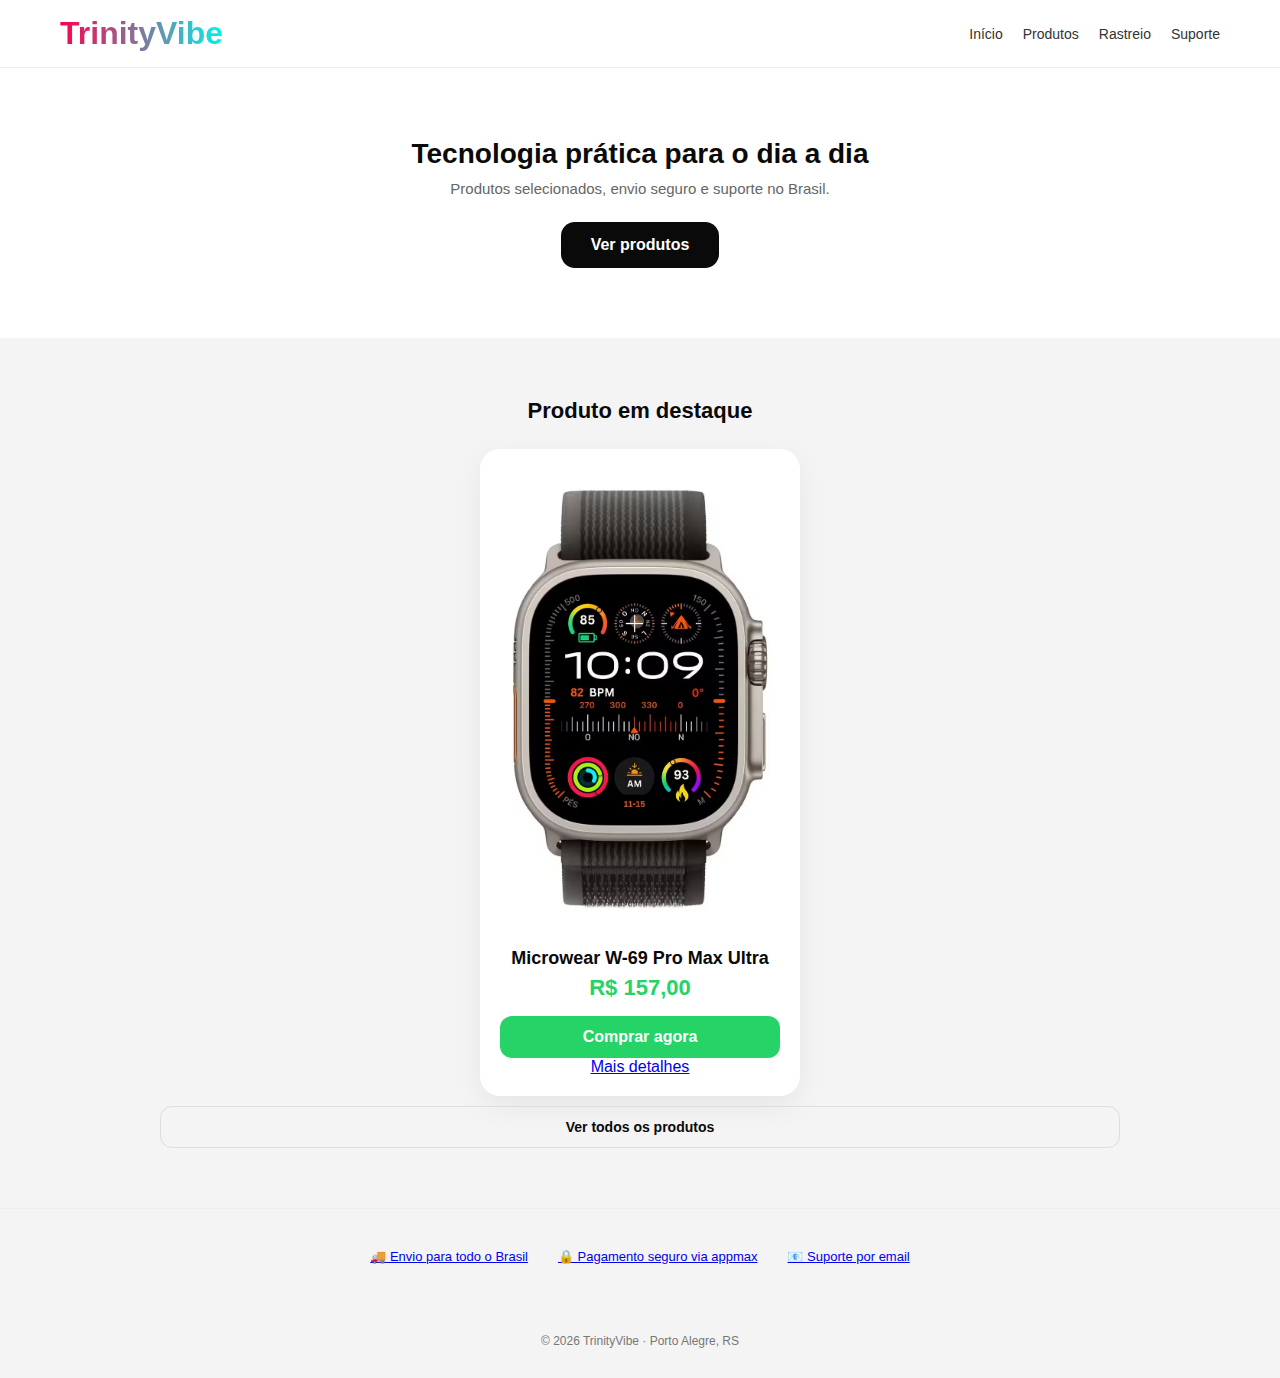
<file: index.html>
<!DOCTYPE html>
<html lang="pt-br">
<head>
    <meta charset="UTF-8">
    <meta name="viewport" content="width=device-width, initial-scale=1.0">
    <title>TrinityVibe | Tecnologia que Conecta</title>
    <link rel="stylesheet" href="style.css">
</head>

<body>

<header class="main-header">
    <div class="header-container">
        <h1 class="logo text-gradient">TrinityVibe</h1>

        <nav class="main-menu">
            <ul>
                <li><a href="index.html">Início</a></li>
                <li><a href="produtos.html">Produtos</a></li>
                <li><a href="rastreio.html">Rastreio</a></li>
                <li><a href="suporte.html">Suporte</a></li>
            </ul>
        </nav>
    </div>
</header>

<!-- HERO -->
<section class="home-hero">
    <h2>Tecnologia prática para o dia a dia</h2>
    <p>
        Produtos selecionados, envio seguro e suporte no Brasil.
    </p>

    <a href="produtos.html" class="hero-cta">
        Ver produtos
    </a>
</section>

<!-- PRODUTO DESTAQUE -->
<section class="featured-section">
    <h3>Produto em destaque</h3>

    <article class="featured-card">
        <img src="smartchwatch/relogio.avif" alt="W-69 Pro Max Ultra">

        <div class="featured-info">
            <h4>Microwear W-69 Pro Max Ultra</h4>
            <span class="featured-price">R$ 157,00</span>

            <a href="https://trinityvibe.pay.yampi.com.br/r/GHXWFSRSUH"
               class="featured-buy">
               Comprar agora
            </a>
            
            <a href="smartchwatch.html"
               class="featured-info">
               Mais detalhes
            </a>
        </div>
    </article>

    <a href="produtos.html" class="catalog-btn">
        Ver todos os produtos
    </a>
</section>

<!-- CONFIANÇA -->
<section class="trust-section">
    <div><a href="rastreio.html">🚚 Envio para todo o Brasil</a></div>
    <div><a href="https://appmax.com.br/">🔒 Pagamento seguro via appmax</a></div>
    <div><a href="suporte.html">📧 Suporte por email</a></div>
</section>

<footer class="footer">
    <p>© 2026 TrinityVibe · Porto Alegre, RS</p>
</footer>

</body>
</html>
</file>
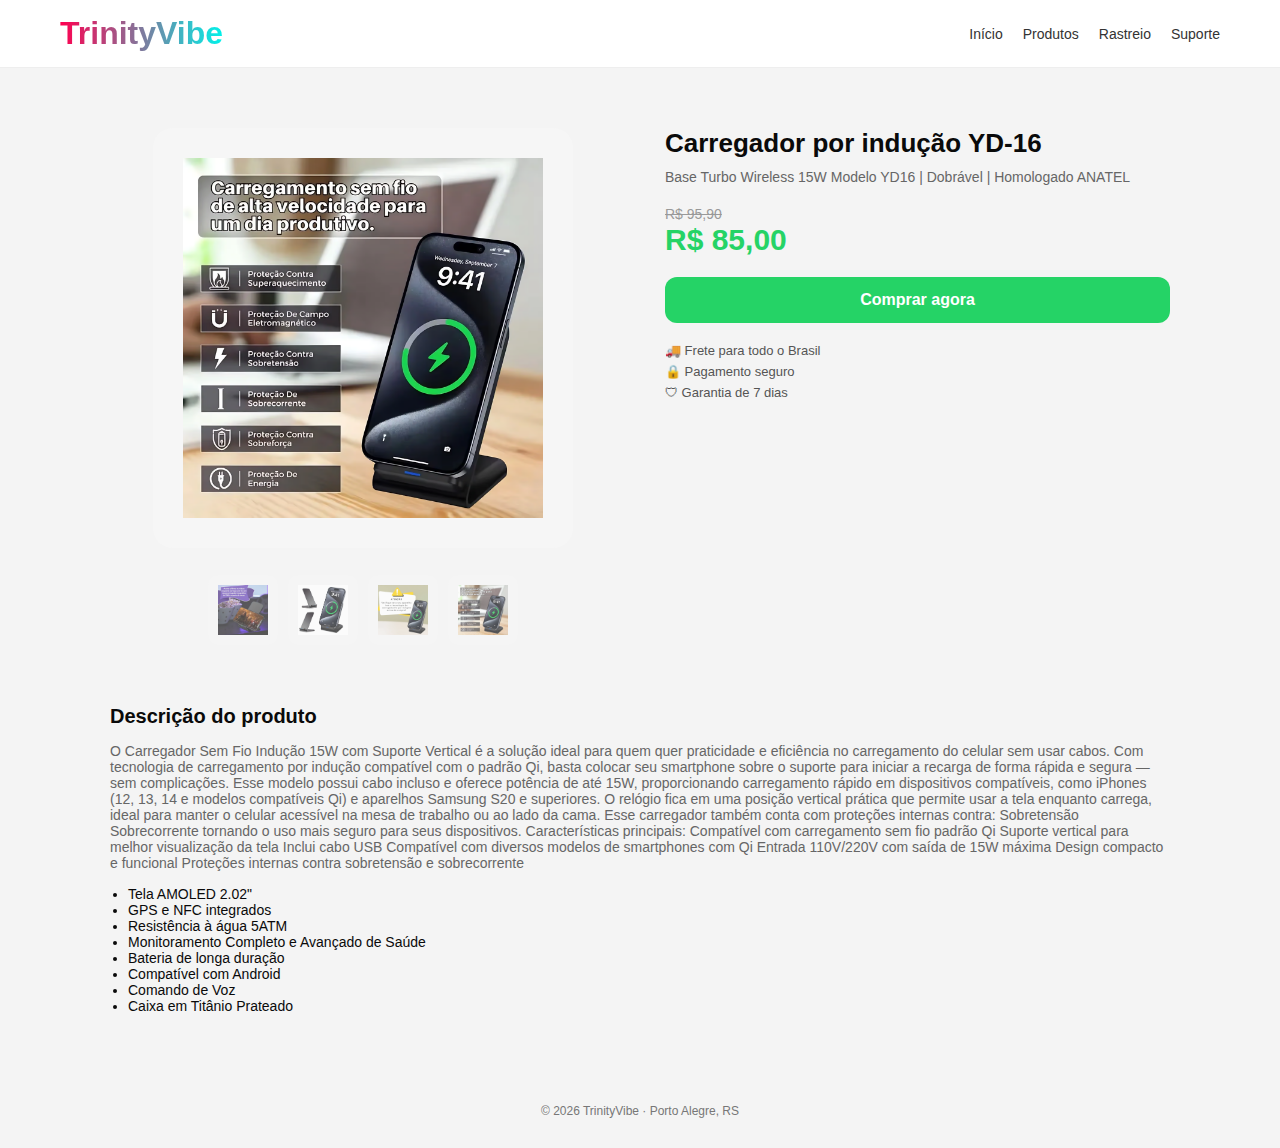
<file: carregador.html>
<!DOCTYPE html>
<html lang="pt-br">
<head>
    <meta charset="UTF-8">
    <meta name="viewport" content="width=device-width, initial-scale=1.0">
    <title>W-69 Pro Max Ultra | TrinityVibe</title>
    <link rel="stylesheet" href="style.css">
</head>

<body>

<header class="main-header">
    <div class="header-container">
        <h1 class="logo text-gradient">TrinityVibe</h1>

        <nav class="main-menu">
            <ul>
                <li><a href="index.html">Início</a></li>
                <li><a href="produtos.html">Produtos</a></li>
                <li><a href="rastreio.html">Rastreio</a></li>
                <li><a href="suporte.html">Suporte</a></li>
            </ul>
        </nav>
    </div>
</header>

<main class="product-page">

    <!-- GALERIA -->
    <section class="product-gallery-page">
        <img 
  src="carregadorimg/img5.avif" 
  id="mainImage"
  class="main-image" 
  alt="Carregador por indução YD-16">


    <div class="thumbs">
        <img src="carregadorimg/img1.avif" onclick="changeImage(this)">
        <img src="carregadorimg/img2.avif" onclick="changeImage(this)">
        <img src="carregadorimg/img4.avif" onclick="changeImage(this)">
        <img src="carregadorimg/img5.avif" onclick="changeImage(this)"
    </div>

    </section>

    <!-- INFO -->
    <section class="product-details">
        <h2>Carregador por indução YD-16</h2>
        <p class="product-short">
            Base Turbo Wireless 15W
            Modelo YD16 | Dobrável | Homologado ANATEL        </p>

        <div class="price-box">
            <span class="old-price">R$ 95,90</span>
            <span class="current-price">R$ 85,00</span>
        </div>

        <a href="https://trinityvibe.pay.yampi.com.br/r/GHXWFSRSUH"
           class="buy-btn">
           Comprar agora
        </a>

        <div class="product-trust">
            <span>🚚 Frete para todo o Brasil</span>
            <span>🔒 Pagamento seguro</span>
            <span>🛡 Garantia de 7 dias</span>
        </div>
    </section>

</main>

<!-- DESCRIÇÃO -->
<section class="product-description">
    <h3>Descrição do produto</h3>
    <p>
        O Carregador Sem Fio Indução 15W com Suporte Vertical é a solução ideal para quem quer praticidade e eficiência no carregamento do celular sem usar cabos. Com tecnologia de carregamento por indução compatível com o padrão Qi, basta colocar seu smartphone sobre o suporte para iniciar a recarga de forma rápida e segura — sem complicações.

Esse modelo possui cabo incluso e oferece potência de até 15W, proporcionando carregamento rápido em dispositivos compatíveis, como iPhones (12, 13, 14 e modelos compatíveis Qi) e aparelhos Samsung S20 e superiores.

O relógio fica em uma posição vertical prática que permite usar a tela enquanto carrega, ideal para manter o celular acessível na mesa de trabalho ou ao lado da cama.

Esse carregador também conta com proteções internas contra:

Sobretensão

Sobrecorrente

tornando o uso mais seguro para seus dispositivos.

Características principais:

Compatível com carregamento sem fio padrão Qi

Suporte vertical para melhor visualização da tela

Inclui cabo USB

Compatível com diversos modelos de smartphones com Qi

Entrada 110V/220V com saída de 15W máxima

Design compacto e funcional

Proteções internas contra sobretensão e sobrecorrente
    </p>

    <ul>
        <li>Tela AMOLED 2.02"</li>
        <li>GPS e NFC integrados</li>
        <li>Resistência à água 5ATM</li>
        <li>Monitoramento Completo e Avançado de Saúde</li>
        <li>Bateria de longa duração</li>
        <li>Compatível com Android</li>
        <li>Comando de Voz</li>
        <li> Caixa em Titânio Prateado</li>

    </ul>
</section>

<footer class="footer">
    <p>© 2026 TrinityVibe · Porto Alegre, RS</p>
</footer>



<script>
function changeImage(element) {
    const mainImage = document.getElementById('mainImage');
    mainImage.src = element.src;

    // remove ativo de todas
    document.querySelectorAll('.thumbs img').forEach(img => {
        img.classList.remove('active');
    });

    // adiciona ativo na clicada
    element.classList.add('active');
}
</script>

</body>
</html>
</file>
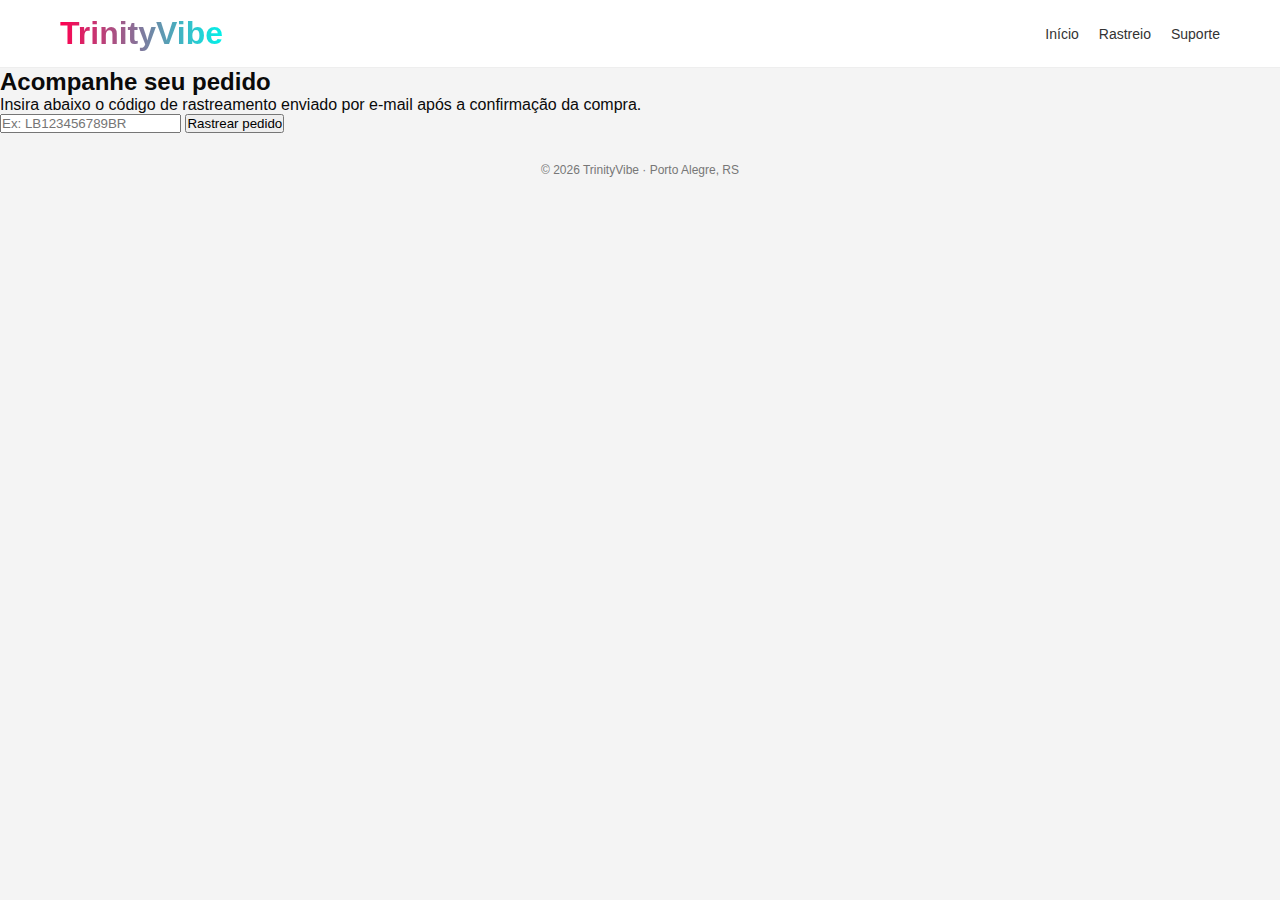
<file: rastreio.html>
<!DOCTYPE html>
<html lang="pt-br">
<head>
    <meta charset="UTF-8">
    <meta name="viewport" content="width=device-width, initial-scale=1.0">
    <title>Rastreio de Pedido | TrinityVibe</title>
    <link rel="stylesheet" href="style.css">
</head>

<body>

<header class="main-header">
    <div class="header-container">
        <h1 class="logo text-gradient">TrinityVibe</h1>

        <nav class="main-menu">
            <ul>
                <li><a href="index.html">Início</a></li>
                <li><a href="rastreio.html">Rastreio</a></li>
                <li><a href="suporte.html">Suporte</a></li>
            </ul>
        </nav>
    </div>
</header>

<main class="tracking-card">
    <h2>Acompanhe seu pedido</h2>
    <p>
        Insira abaixo o código de rastreamento enviado por e-mail após a confirmação da compra.
    </p>

    <form action="https://rastreamento.correios.com.br/app/index.php" method="get" target="_blank">
        <input 
            type="text" 
            name="objeto" 
            placeholder="Ex: LB123456789BR" 
            required
        >
        <button type="submit">Rastrear pedido</button>
    </form>
</main>

<footer class="footer">
    <p>© 2026 TrinityVibe · Porto Alegre, RS</p>
</footer>

</body>
</html>
</file>
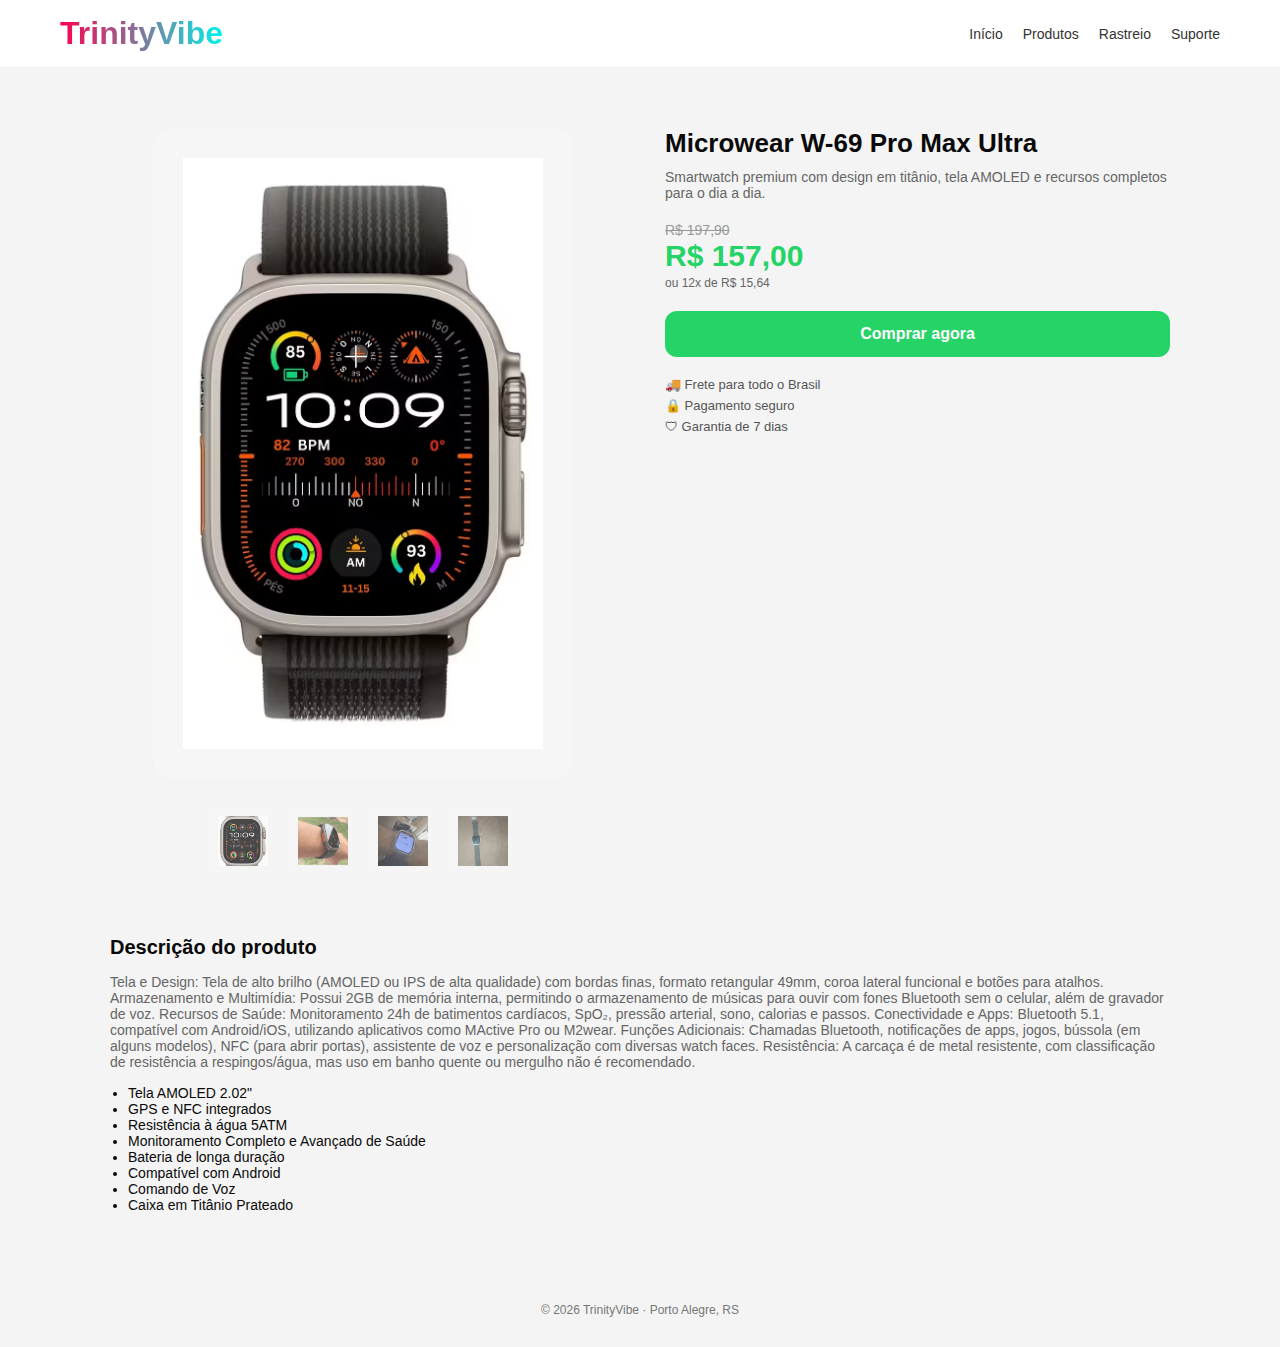
<file: smartchwatch.html>
<!DOCTYPE html>
<html lang="pt-br">
<head>
    <meta charset="UTF-8">
    <meta name="viewport" content="width=device-width, initial-scale=1.0">
    <title>W-69 Pro Max Ultra | TrinityVibe</title>
    <link rel="stylesheet" href="style.css">
</head>

<body>

<header class="main-header">
    <div class="header-container">
        <h1 class="logo text-gradient">TrinityVibe</h1>

        <nav class="main-menu">
            <ul>
                <li><a href="index.html">Início</a></li>
                <li><a href="produtos.html">Produtos</a></li>
                <li><a href="rastreio.html">Rastreio</a></li>
                <li><a href="suporte.html">Suporte</a></li>
            </ul>
        </nav>
    </div>
</header>

<main class="product-page">

    <!-- GALERIA -->
    <section class="product-gallery-page">
        <img src="smartchwatch/relogio.avif" class="main-image" alt="W-69 Pro Max Ultra">

        <div class="thumbs">
            <img src="smartchwatch/relogio.avif" alt="">
            <img src="smartchwatch/client1.avif" alt="">
            <img src="smartchwatch/client2.avif" alt="">
            <img src="smartchwatch/client3.avif" alt="">
        </div>
    </section>

    <!-- INFO -->
    <section class="product-details">
        <h2>Microwear W-69 Pro Max Ultra</h2>
        <p class="product-short">
            Smartwatch premium com design em titânio, tela AMOLED e recursos completos para o dia a dia.
        </p>

        <div class="price-box">
            <span class="old-price">R$ 197,90</span>
            <span class="current-price">R$ 157,00</span>
            <span class="installments">ou 12x de R$ 15,64</span>
        </div>

        <a href="https://trinityvibe.pay.yampi.com.br/r/GHXWFSRSUH"
           class="buy-btn">
           Comprar agora
        </a>

        <div class="product-trust">
            <span>🚚 Frete para todo o Brasil</span>
            <span>🔒 Pagamento seguro</span>
            <span>🛡 Garantia de 7 dias</span>
        </div>
    </section>

</main>

<!-- DESCRIÇÃO -->
<section class="product-description">
    <h3>Descrição do produto</h3>
    <p>
        Tela e Design: Tela de alto brilho (AMOLED ou IPS de alta qualidade) com bordas finas, formato retangular 49mm, coroa lateral funcional e botões para atalhos.
Armazenamento e Multimídia: Possui 2GB de memória interna, permitindo o armazenamento de músicas para ouvir com fones Bluetooth sem o celular, além de gravador de voz.
Recursos de Saúde: Monitoramento 24h de batimentos cardíacos, SpO₂, pressão arterial, sono, calorias e passos.
Conectividade e Apps: Bluetooth 5.1, compatível com Android/iOS, utilizando aplicativos como MActive Pro ou M2wear.
Funções Adicionais: Chamadas Bluetooth, notificações de apps, jogos, bússola (em alguns modelos), NFC (para abrir portas), assistente de voz e personalização com diversas watch faces.
Resistência: A carcaça é de metal resistente, com classificação de resistência a respingos/água, mas uso em banho quente ou mergulho não é recomendado.
    </p>

    <ul>
        <li>Tela AMOLED 2.02"</li>
        <li>GPS e NFC integrados</li>
        <li>Resistência à água 5ATM</li>
        <li>Monitoramento Completo e Avançado de Saúde</li>
        <li>Bateria de longa duração</li>
        <li>Compatível com Android</li>
        <li>Comando de Voz</li>
        <li> Caixa em Titânio Prateado</li>

    </ul>
</section>

<footer class="footer">
    <p>© 2026 TrinityVibe · Porto Alegre, RS</p>
</footer>

</body>
</html>
</file>
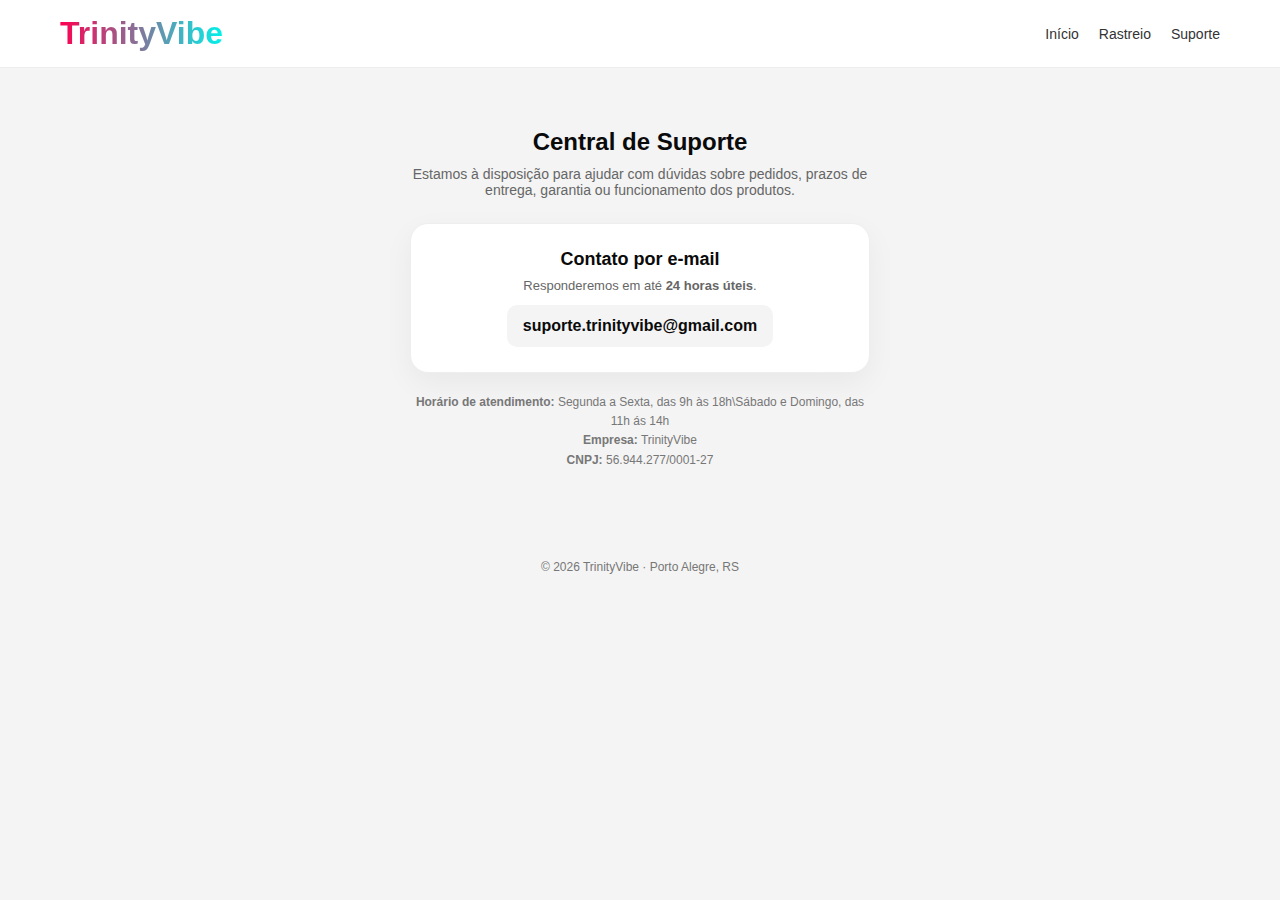
<file: suporte.html>
<!DOCTYPE html>
<html lang="pt-br">
<head>
    <meta charset="UTF-8">
    <meta name="viewport" content="width=device-width, initial-scale=1.0">
    <title>Suporte | TrinityVibe</title>
    <link rel="stylesheet" href="style.css">
</head>

<body>

<header class="main-header">
    <div class="header-container">
        <h1 class="logo text-gradient">TrinityVibe</h1>

        <nav class="main-menu">
            <ul>
                <li><a href="index.html">Início</a></li>
                <li><a href="rastreio.html">Rastreio</a></li>
                <li><a href="suporte.html">Suporte</a></li>
            </ul>
        </nav>
    </div>
</header>

<main class="support-page">
    <h2>Central de Suporte</h2>

    <p class="support-text">
        Estamos à disposição para ajudar com dúvidas sobre pedidos, prazos de entrega,
        garantia ou funcionamento dos produtos.
    </p>

    <div class="support-box">
        <h3>Contato por e-mail</h3>
        <p>
            Responderemos em até <strong>24 horas úteis</strong>.
        </p>

        <a 
            href="mailto:suporte.trinityvibe@gmail.com?subject=Suporte%20TrinityVibe"
            class="support-email"
        >
            suporte.trinityvibe@gmail.com
        </a>
    </div>

    <div class="support-info">
        <p><strong>Horário de atendimento:</strong> Segunda a Sexta, das 9h às 18h\Sábado e Domingo, das 11h ás 14h</p>
        <p><strong>Empresa:</strong> TrinityVibe</p>
        <p><strong>CNPJ:</strong> 56.944.277/0001-27</p>
    </div>
</main>

<footer class="footer">
    <p>© 2026 TrinityVibe · Porto Alegre, RS</p>
</footer>

</body>
</html>
</file>
<file: style.css>
:root {
    --primary: #ff0050;
    --accent: #25d366;
    --dark: #0a0a0a;
    --gray: #666;
    --light: #f4f4f4;
}

* {
    margin: 0;
    padding: 0;
    box-sizing: border-box;
    font-family: 'Inter', sans-serif;
}

body {
    background: var(--light);
    color: var(--dark);
}

/* HEADER */
.main-header {
    background: #fff;
    border-bottom: 1px solid #eee;
    position: sticky;
    top: 0;
    z-index: 1000;
}

.header-container {
    max-width: 1200px;
    margin: auto;
    padding: 15px 20px;
    display: flex;
    justify-content: space-between;
    align-items: center;
}

.main-menu ul {
    display: flex;
    gap: 20px;
    list-style: none;
}

.main-menu a {
    text-decoration: none;
    color: #333;
    font-size: 14px;
}

/* HERO */
.hero {
    padding: 50px 20px;
    text-align: center;
}

.hero-subtitle {
    font-size: 15px;
    color: var(--gray);
    margin-top: 8px;
}

.text-gradient {
    background: linear-gradient(90deg, #ff0050, #00f2ea);
    -webkit-background-clip: text;
    -webkit-text-fill-color: transparent;
}

/* PRODUTOS */
.product-grid {
    max-width: 500px;
    margin: auto;
    padding: 20px;
}

.product-card {
    background: #fff;
    border-radius: 20px;
    box-shadow: 0 10px 30px rgba(0,0,0,0.05);
    overflow: hidden;
}

.product-image img {
    width: 250px;
    padding: 20px;
    object-fit: contain;
}

.product-gallery {
    display: grid;
    grid-template-columns: repeat(4, 1fr);
    gap: 8px;
    padding: 0 20px 20px;
}

.product-gallery img {
    width: 100%;
    border-radius: 8px;
    cursor: pointer;
}

.product-info {
    padding: 20px;
}

.product-title {
    font-size: 20px;
    font-weight: 700;
}

.product-subtitle {
    font-size: 13px;
    color: var(--gray);
    margin-bottom: 12px;
}

.features-list {
    list-style: none;
    font-size: 13px;
    margin-bottom: 15px;
}

.features-list li {
    margin-bottom: 6px;
}

/* PREÇO */
.price {
    margin-bottom: 15px;
}

.old-price {
    font-size: 14px;
    color: #999;
    text-decoration: line-through;
}

.current-price {
    font-size: 30px;
    font-weight: 900;
    color: var(--accent);
    display: block;
}

.installments {
    font-size: 12px;
    color: var(--gray);
}

/* BOTÃO */
.buy-btn {
    display: block;
    text-align: center;
    background: var(--accent);
    color: #fff;
    padding: 14px;
    border-radius: 12px;
    text-decoration: none;
    font-weight: 700;
}

.buy-btn:hover {
    filter: brightness(1.1);
}

/* TRUST */
.trust-info {
    display: flex;
    justify-content: space-between;
    font-size: 11px;
    color: #555;
    margin-top: 12px;
    flex-wrap: wrap;
}

/* FOOTER */
.footer {
    text-align: center;
    padding: 30px 20px;
    font-size: 12px;
    color: #777;
}

/* SUPORTE */
.support-card {
    max-width: 500px;
    margin: 40px auto;
    padding: 25px;
    background: #fff;
    border-radius: 18px;
    text-align: center;
    box-shadow: 0 10px 30px rgba(0,0,0,0.05);
}

.support-card h3 {
    font-size: 20px;
    margin-bottom: 8px;
}

.support-card p {
    font-size: 14px;
    color: var(--gray);
    margin-bottom: 15px;
}

.support-email {
    display: inline-block;
    background: var(--light);
    padding: 12px 16px;
    border-radius: 10px;
    font-weight: 600;
    text-decoration: none;
    color: var(--dark);
    transition: all 0.2s ease;
}

.support-email:hover {
    background: var(--accent);
    color: #fff;
}


/* SUPORTE PAGE */
.support-page {
    max-width: 500px;
    margin: 40px auto;
    padding: 20px;
    text-align: center;
}

.support-page h2 {
    font-size: 24px;
    margin-bottom: 10px;
}

.support-text {
    font-size: 14px;
    color: var(--gray);
    margin-bottom: 25px;
}

.support-box {
    background: #fff;
    padding: 25px;
    border-radius: 18px;
    box-shadow: 0 10px 30px rgba(0,0,0,0.05);
    border: 1px solid #eee;
    margin-bottom: 20px;
}

.support-box h3 {
    font-size: 18px;
    margin-bottom: 8px;
}

.support-box p {
    font-size: 13px;
    color: var(--gray);
    margin-bottom: 12px;
}

.support-email {
    display: inline-block;
    padding: 12px 16px;
    border-radius: 10px;
    background: var(--light);
    text-decoration: none;
    font-weight: 600;
    color: var(--dark);
}

.support-email:hover {
    background: var(--dark);
    color: #fff;
}

.support-info {
    font-size: 12px;
    color: #777;
    line-height: 1.6;
}


/* BOTÃO CATÁLOGO */
.catalog-btn {
    display: block;
    text-align: center;
    margin-top: 10px;
    padding: 12px;
    border-radius: 12px;
    border: 1px solid #ddd;
    background: transparent;
    color: var(--dark);
    text-decoration: none;
    font-weight: 600;
    font-size: 14px;
}

.catalog-btn:hover {
    background: #f8f8f8;
}


/* CATÁLOGO */
.catalog-page {
    max-width: 1200px;
    margin: 40px auto;
    padding: 20px;
}

.catalog-page h2 {
    text-align: center;
    margin-bottom: 30px;
}

.catalog-grid {
    display: grid;
    grid-template-columns: repeat(auto-fit, minmax(280px, 1fr));
    gap: 25px;
}

@media (max-width: 600px) {
    .main-menu ul {
        flex-wrap: wrap;
        justify-content: center;
        gap: 12px;
    }

    .main-menu a {
        font-size: 13px;
    }
}


/* CARD COMPACTO - CATÁLOGO */
/* CARD DO CATÁLOGO */
.catalog-card {
    background: #fff;
    border-radius: 14px;
    border: 1px solid #eee;
    padding: 15px;
    display: flex;
    flex-direction: column;
}

.catalog-card .product-gallery {
    display: grid;
    grid-template-columns: repeat(4, 1fr);
    gap: 6px;
    padding: 0;
    margin-bottom: 10px;
}

.catalog-card .product-gallery img {
    width: 100%;
    height: 100px;
    object-fit: cover;
    border-radius: 6px;
}

.catalog-card .product-info {
    padding: 0;
}

.catalog-card .product-title {
    font-size: 15px;
    margin-bottom: 4px;
}

.catalog-card .product-subtitle {
    font-size: 12px;
    margin-bottom: 8px;
}

.catalog-card .current-price {
    font-size: 20px;
}

.catalog-card .old-price {
    font-size: 12px;
}

.catalog-card .installments {
    font-size: 11px;
}

.catalog-card .buy-btn {
    margin-top: auto;
    padding: 10px;
    border-radius: 10px;
    font-size: 14px;
}


.catalog-grid {
    display: grid;
    grid-template-columns: repeat(auto-fill, minmax(220px, 1fr));
    gap: 24px;
}

.catalog-card {
    background: #fff;
    border-radius: 14px;
    border: 1px solid #eee;
    overflow: hidden;
    transition: transform .2s ease, box-shadow .2s ease;
    display: flex;
    flex-direction: column;
}

.catalog-card:hover {
    transform: translateY(-4px);
    box-shadow: 0 12px 30px rgba(0,0,0,.08);
}

.catalog-image {
    width: 100%;
    aspect-ratio: 1 / 1;
    background: #f7f7f7;
    display: flex;
    align-items: center;
    justify-content: center;
}

.catalog-image img {
    width: 85%;
    height: auto;
    object-fit: contain;
}

.catalog-info {
    padding: 14px;
    display: flex;
    flex-direction: column;
    gap: 6px;
}

.catalog-info h3 {
    font-size: 14px;
    font-weight: 600;
    line-height: 1.3;
}

.catalog-subtitle {
    font-size: 12px;
    color: #777;
}


.catalog-price {
    margin-top: 6px;
}

.catalog-price .old {
    font-size: 12px;
    color: #999;
    text-decoration: line-through;
    margin-right: 6px;
}

.catalog-price .current {
    font-size: 18px;
    font-weight: 800;
    color: var(--accent);
}

.catalog-buy {
    margin-top: auto;
    background: var(--accent);
    color: #fff;
    text-align: center;
    padding: 10px;
    border-radius: 10px;
    text-decoration: none;
    font-weight: 700;
    font-size: 14px;
    transition: filter .2s;
}

.catalog-buy:hover {
    filter: brightness(1.1);
}

/* IMAGEM COM HOVER */
.catalog-image {
    position: relative;
    width: 100%;
    aspect-ratio: 1 / 1;
    background: #f6f6f6;
}

.catalog-image img {
    position: absolute;
    inset: 0;
    width: 100%;
    height: 100%;
    object-fit: contain;
    padding: 15px;
    transition: opacity .3s ease, transform .3s ease;
}

.catalog-image .img-hover {
    opacity: 0;
}

.catalog-card:hover .img-hover {
    opacity: 1;
}

.catalog-card:hover .img-main {
    opacity: 0;
}

.catalog-card .product-title {
    font-size: 16px;
}

.catalog-card .current-price {
    font-size: 22px;
}

.catalog-card .features-list,
.catalog-card .trust-info {
    display: none;
}


/* HOME HERO */
.home-hero {
    padding: 70px 20px;
    text-align: center;
    background: #fff;
}

.home-hero h2 {
    font-size: 28px;
    font-weight: 700;
}

.home-hero p {
    font-size: 15px;
    color: var(--gray);
    margin-top: 10px;
}

.hero-cta {
    display: inline-block;
    margin-top: 25px;
    padding: 14px 30px;
    background: var(--dark);
    color: #fff;
    border-radius: 14px;
    text-decoration: none;
    font-weight: 600;
}

.hero-cta:hover {
    filter: brightness(1.1);
}

/* PRODUTO DESTAQUE */
.featured-section {
    max-width: 1000px;
    margin: 60px auto;
    padding: 0 20px;
    text-align: center;
}

.featured-section h3 {
    font-size: 22px;
    margin-bottom: 25px;
}

.featured-card {
    max-width: 320px;
    margin: auto;
    background: #fff;
    border-radius: 20px;
    padding: 20px;
    box-shadow: 0 10px 30px rgba(0,0,0,.06);
}

.featured-card img {
    width: 100%;
    object-fit: contain;
    margin-bottom: 15px;
}

.featured-info h4 {
    font-size: 18px;
    margin-bottom: 6px;
}

.featured-price {
    display: block;
    font-size: 22px;
    font-weight: 800;
    color: var(--accent);
    margin-bottom: 15px;
}

.featured-buy {
    display: block;
    background: var(--accent);
    color: #fff;
    padding: 12px;
    border-radius: 12px;
    text-decoration: none;
    font-weight: 700;
}

/* CONFIANÇA */
.trust-section {
    display: flex;
    justify-content: center;
    gap: 30px;
    flex-wrap: wrap;
    font-size: 13px;
    color: #555;
    padding: 40px 20px;
    border-top: 1px solid #eee;
}

/* MOBILE */
@media (max-width: 600px) {
    .home-hero h2 {
        font-size: 24px;
    }

    .featured-section {
        margin: 40px auto;
    }
}


/* PÁGINA DE PRODUTO */
.product-page {
    max-width: 1100px;
    margin: 40px auto;
    padding: 20px;
    display: grid;
    grid-template-columns: 1fr 1fr;
    gap: 50px;
}

/* GALERIA */
.product-gallery-page .main-image {
    width: 100%;
    background: #f6f6f6;
    border-radius: 20px;
    padding: 30px;
    object-fit: contain;
}

.thumbs {
    display: flex;
    gap: 10px;
    margin-top: 15px;
}

.thumbs img {
    width: 70px;
    height: 70px;
    object-fit: contain;
    background: #f6f6f6;
    border-radius: 12px;
    cursor: pointer;
    padding: 8px;
}

/* INFO */
.product-details h2 {
    font-size: 26px;
    margin-bottom: 10px;
}

.product-short {
    font-size: 14px;
    color: var(--gray);
    margin-bottom: 20px;
}

.price-box {
    margin-bottom: 20px;
}

.product-trust {
    display: flex;
    flex-direction: column;
    gap: 6px;
    font-size: 13px;
    color: #555;
    margin-top: 20px;
}

/* DESCRIÇÃO */
.product-description {
    max-width: 1100px;
    margin: 0 auto 60px;
    padding: 0 20px;
}

.product-description h3 {
    font-size: 20px;
    margin-bottom: 15px;
}

.product-description p {
    font-size: 14px;
    color: var(--gray);
    margin-bottom: 15px;
}

.product-description ul {
    font-size: 14px;
    padding-left: 18px;
}

/* MOBILE */
@media (max-width: 800px) {
    .product-page {
        grid-template-columns: 1fr;
        gap: 30px;
    }

    .product-details h2 {
        font-size: 22px;
    }
}

/* GALERIA PRODUTO */
.product-gallery-page {
    display: flex;
    flex-direction: column;
    gap: 12px;
}

.main-image {
    width: 100%;
    max-width: 420px;
    margin: auto;
    border-radius: 16px;
    object-fit: contain;
}

/* THUMBS */
.thumbs {
    display: flex;
    gap: 10px;
    justify-content: center;
}

.thumbs img {
    width: 70px;
    height: 70px;
    object-fit: cover;
    border-radius: 10px;
    cursor: pointer;
    opacity: 0.7;
    transition: all 0.2s ease;
    border: 2px solid transparent;
}

.thumbs img:hover {
    opacity: 1;
    transform: translateY(-2px);
}

.thumbs img.active {
    opacity: 1;
    border-color: var(--accent);
}


.main-video-local {
    width: 100%;
    border-radius: 16px;
    object-fit: cover;
}

.main-media video,
.main-media img {
    width: 100%;
    border-radius: 16px;
}

.thumbs img {
    cursor: pointer;
    opacity: 0.7;
    transition: 0.2s;
}

.thumbs img:hover {
    opacity: 1;
}

.video-thumb {
    display: flex;
    align-items: center;
    justify-content: center;
    background: #111;
    color: #fff;
    border-radius: 10px;
    font-size: 14px;
    cursor: pointer;
    opacity: 0.8;
    transition: 0.2s;
}

.video-thumb:hover {
    opacity: 1;
}
</file>
